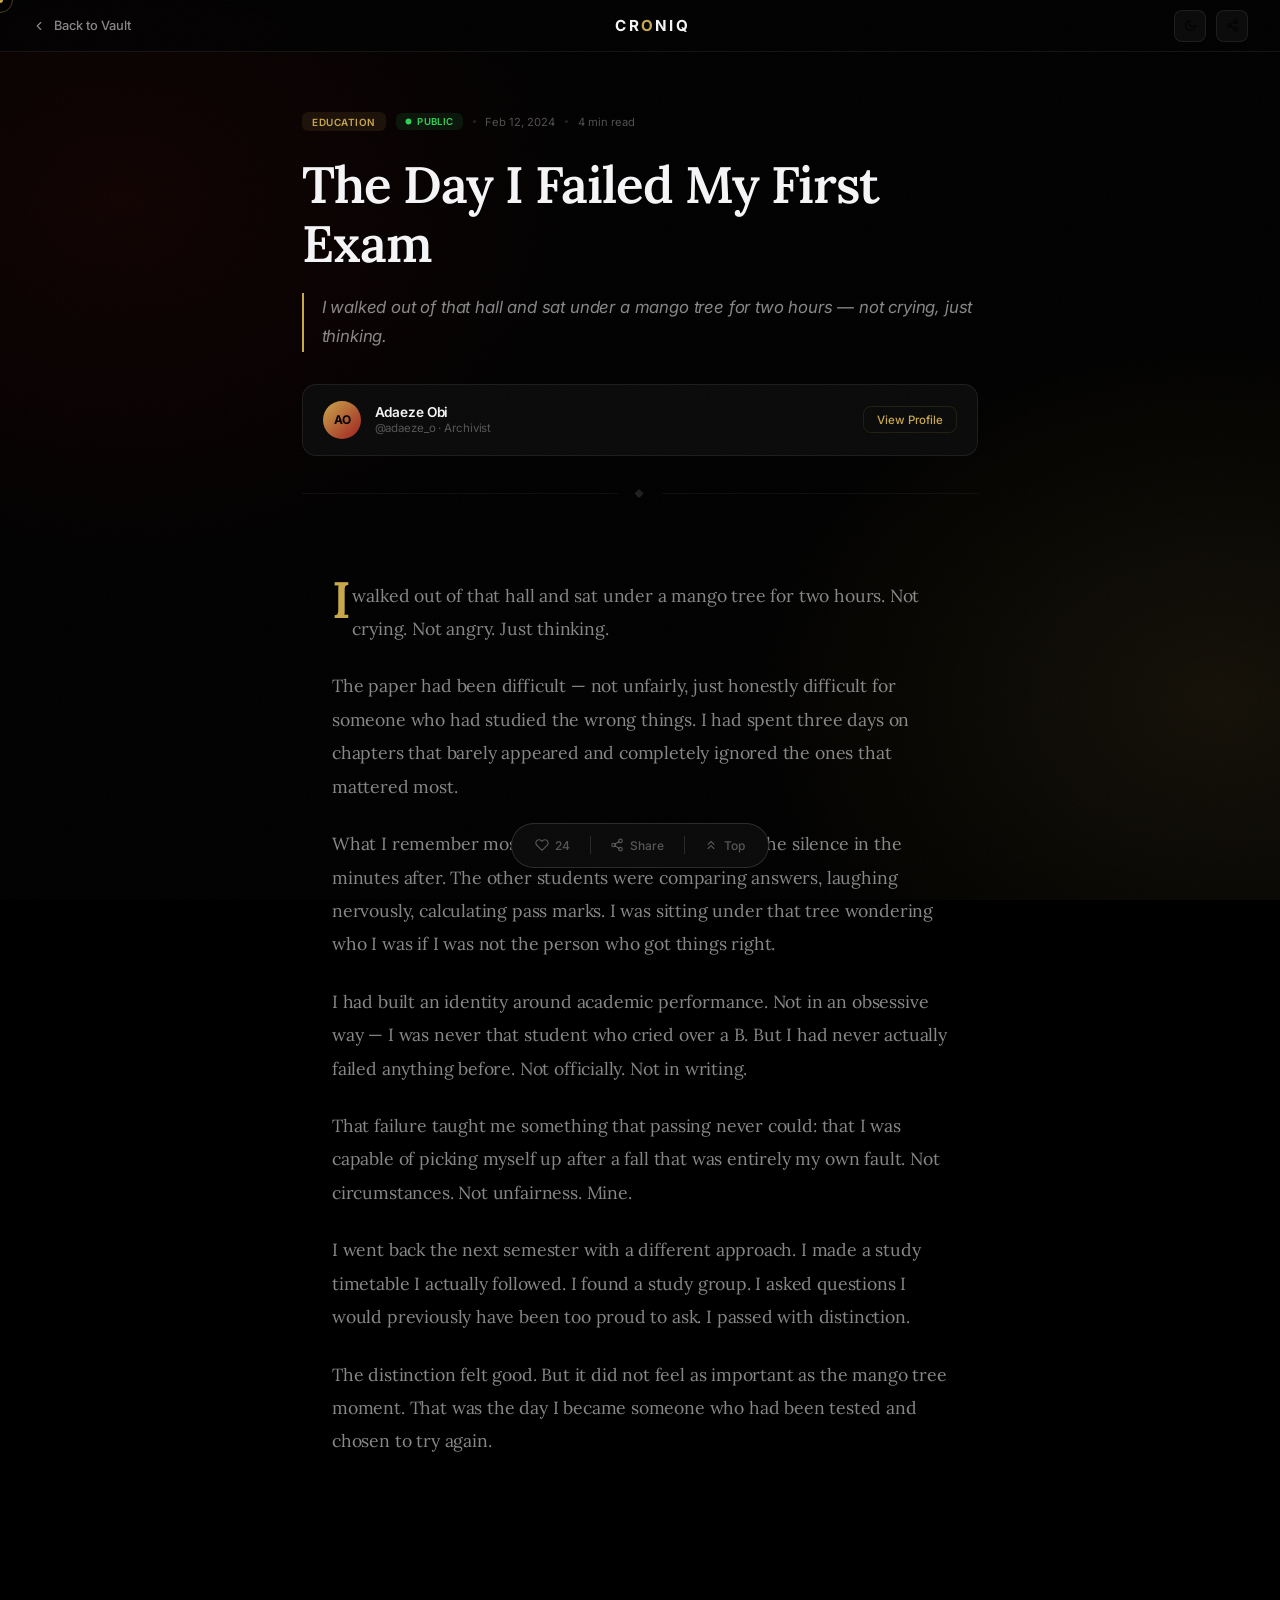
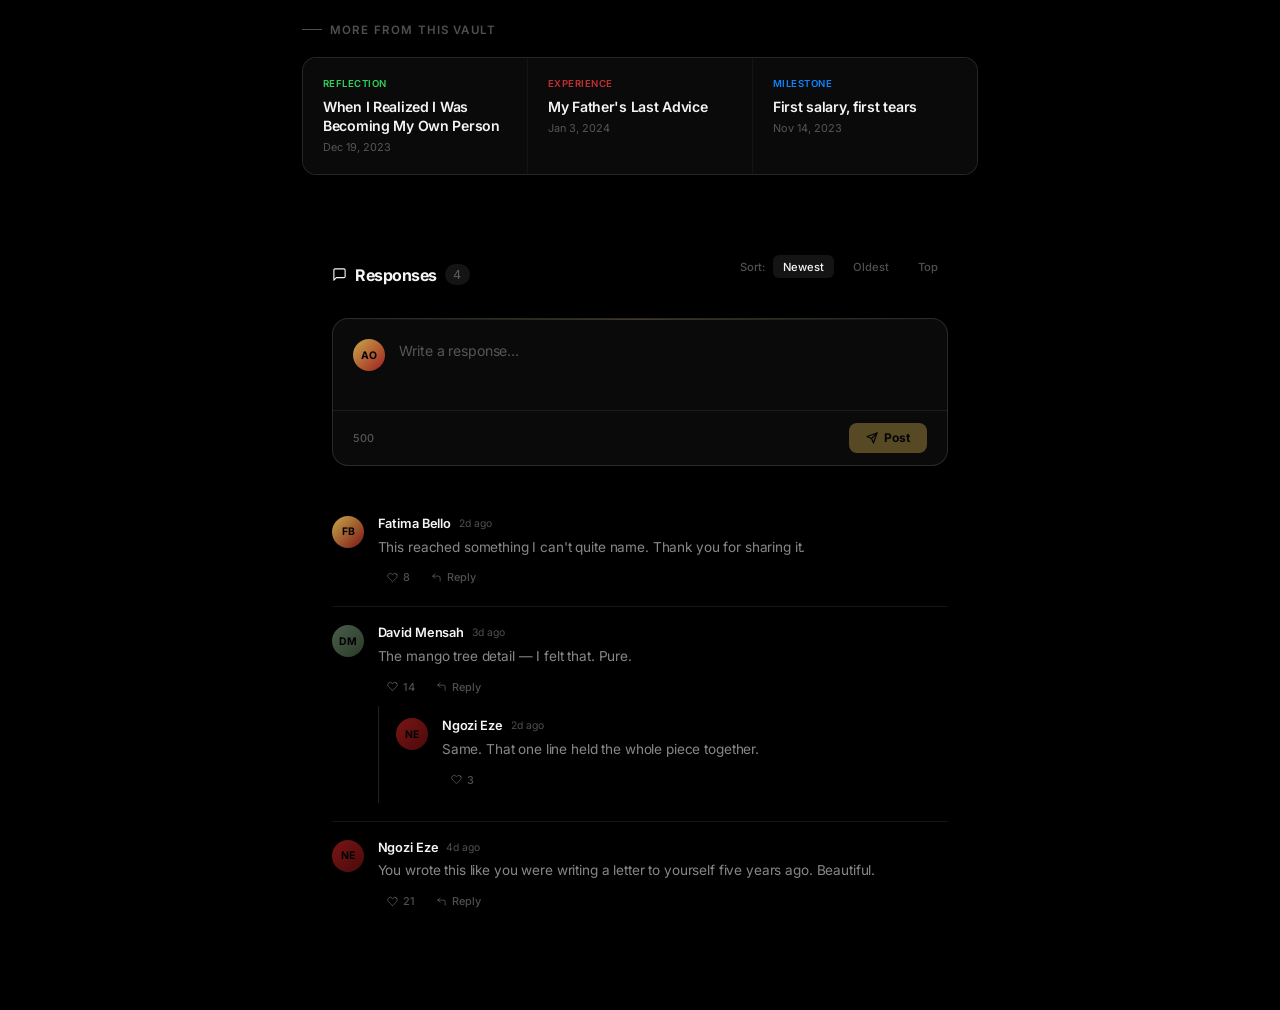
<file: story.html>
<!DOCTYPE html>
<html lang="en" data-theme="dark">
<head>
  <meta charset="UTF-8"/>
  <meta name="viewport" content="width=device-width, initial-scale=1.0"/>
  <title>Story — CRONIQ</title>
  <link href="https://fonts.googleapis.com/css2?family=Inter:wght@300;400;500;600;700&family=Lora:ital,wght@0,400;0,600;1,400;1,600&display=swap" rel="stylesheet"/>
  <style>
    :root {
      --bg:#000; --bg2:#0a0a0a; --bg3:#111;
      --surface:rgba(255,255,255,0.04); --surface2:rgba(255,255,255,0.08);
      --border:rgba(255,255,255,0.08); --border2:rgba(255,255,255,0.13);
      --gold:#C9A84C; --gold2:#E2BA5A; --gold-dim:rgba(201,168,76,0.12);
      --red:#7A1515; --red2:#A01E1E; --red-dim:rgba(122,21,21,0.15);
      --green:#30d158;
      --text:#F5F5F7; --text2:rgba(245,245,247,0.55); --text3:rgba(245,245,247,0.32);
      --glass:rgba(0,0,0,0.72);
      --font:-apple-system,BlinkMacSystemFont,'SF Pro Display','Inter',sans-serif;
      --serif:'Lora',Georgia,serif;
      --r:14px;
    }
    [data-theme="light"] {
      --bg:#f9f9fb; --bg2:#fff; --bg3:#f0f0f0;
      --surface:rgba(0,0,0,0.04); --surface2:rgba(0,0,0,0.07);
      --border:rgba(0,0,0,0.08); --border2:rgba(0,0,0,0.13);
      --text:#1d1d1f; --text2:rgba(29,29,31,0.58); --text3:rgba(29,29,31,0.32);
      --glass:rgba(249,249,251,0.85);
    }
    *,*::before,*::after{box-sizing:border-box;margin:0;padding:0;}
    html{scroll-behavior:smooth;}
    body{font-family:var(--font);background:var(--bg);color:var(--text);min-height:100vh;-webkit-font-smoothing:antialiased;cursor:none;transition:background .3s,color .3s;}

    /* CURSOR */
    #cur{position:fixed;width:6px;height:6px;background:var(--gold);border-radius:50%;pointer-events:none;z-index:99999;transform:translate(-50%,-50%);transition:width .2s,height .2s;}
    #cur-ring{position:fixed;width:26px;height:26px;border:1px solid rgba(201,168,76,.35);border-radius:50%;pointer-events:none;z-index:99998;transform:translate(-50%,-50%);transition:width .25s,height .25s;}
    body:has(a:hover) #cur,body:has(button:hover) #cur{width:11px;height:11px;}
    body:has(a:hover) #cur-ring,body:has(button:hover) #cur-ring{width:36px;height:36px;border-color:var(--gold);}
    #grain{position:fixed;inset:0;pointer-events:none;z-index:9001;opacity:.028;background-image:url("data:image/svg+xml,%3Csvg xmlns='http://www.w3.org/2000/svg' width='200' height='200'%3E%3Cfilter id='n'%3E%3CfeTurbulence type='fractalNoise' baseFrequency='0.9' numOctaves='4' stitchTiles='stitch'/%3E%3C/filter%3E%3Crect width='200' height='200' filter='url(%23n)'/%3E%3C/svg%3E");}

    /* BG orbs */
    #bg-svg{position:fixed;inset:0;width:100%;height:100%;pointer-events:none;z-index:0;}
    .orb{animation:oP 12s ease-in-out infinite;}
    .orb2{animation:oP 16s ease-in-out infinite reverse;}
    @keyframes oP{0%,100%{opacity:.5;transform:scale(1);}50%{opacity:.9;transform:scale(1.06);}}

    /* READ PROGRESS BAR */
    #progress-bar{position:fixed;top:0;left:0;height:2px;background:linear-gradient(90deg,var(--red2),var(--gold));z-index:1000;width:0%;transition:width .1s linear;}

    /* NAV */
    nav{position:fixed;top:0;left:0;right:0;z-index:500;height:52px;padding:0 2rem;display:flex;align-items:center;justify-content:space-between;background:var(--glass);backdrop-filter:saturate(180%) blur(20px);-webkit-backdrop-filter:saturate(180%) blur(20px);border-bottom:.5px solid var(--border);animation:navIn .7s ease both;}
    @keyframes navIn{from{transform:translateY(-52px);opacity:0;}to{transform:translateY(0);opacity:1;}}
    .nav-back{display:flex;align-items:center;gap:.5rem;font-size:.8rem;font-weight:500;color:var(--text2);text-decoration:none;cursor:none;transition:color .2s;}
    .nav-back:hover{color:var(--text);}
    .nav-logo{font-size:.95rem;font-weight:700;letter-spacing:.15em;color:var(--text);text-decoration:none;}
    .nav-logo em{color:var(--gold);font-style:normal;}
    .nav-right{display:flex;align-items:center;gap:.6rem;}
    .nav-icon-btn{width:32px;height:32px;border-radius:8px;background:var(--surface);border:.5px solid var(--border);display:flex;align-items:center;justify-content:center;cursor:none;transition:background .2s;}
    .nav-icon-btn:hover{background:var(--surface2);}

    /* HERO */
    #story-hero{position:relative;z-index:10;padding:7rem 2rem 3rem;max-width:740px;margin:0 auto;animation:fadeUp .8s .1s ease both;}
    @keyframes fadeUp{from{opacity:0;transform:translateY(20px);}to{opacity:1;transform:translateY(0);}}

    .story-meta-row{display:flex;align-items:center;gap:.6rem;flex-wrap:wrap;margin-bottom:1.5rem;}
    .cat-pill{font-size:.62rem;font-weight:600;letter-spacing:.05em;text-transform:uppercase;padding:.22rem .65rem;border-radius:6px;}
    .vis-pill{font-size:.6rem;font-weight:600;letter-spacing:.04em;text-transform:uppercase;padding:.2rem .6rem;border-radius:6px;display:flex;align-items:center;gap:.3rem;}
    .vis-public{background:rgba(48,209,88,.1);color:#30d158;}
    .vis-private{background:var(--surface2);color:var(--text3);}
    .vis-request{background:var(--gold-dim);color:var(--gold);}
    .meta-dot{width:3px;height:3px;border-radius:50%;background:var(--border2);}

    .story-title{font-family:var(--serif);font-size:clamp(2rem,5vw,3.2rem);font-weight:600;letter-spacing:-.02em;color:var(--text);line-height:1.15;margin-bottom:1.25rem;}
    .story-excerpt{font-size:1.05rem;font-weight:400;color:var(--text2);line-height:1.75;font-style:italic;letter-spacing:-.01em;border-left:2px solid var(--gold);padding-left:1.1rem;margin-bottom:2rem;}

    /* Author row */
    .author-row{display:flex;align-items:center;gap:.85rem;padding:1rem 1.25rem;background:var(--bg2);border:.5px solid var(--border);border-radius:var(--r);margin-bottom:2rem;}
    .author-av{width:38px;height:38px;border-radius:50%;background:linear-gradient(135deg,var(--gold),var(--red2));display:flex;align-items:center;justify-content:center;font-size:.75rem;font-weight:700;color:#000;flex-shrink:0;}
    .author-name{font-size:.85rem;font-weight:600;color:var(--text);letter-spacing:-.01em;}
    .author-sub{font-size:.72rem;color:var(--text3);letter-spacing:-.01em;margin-top:.1rem;}
    .author-row-right{margin-left:auto;display:flex;align-items:center;gap:.5rem;}

    /* DIVIDER */
    .story-divider{display:flex;align-items:center;gap:1rem;margin:2rem 0;opacity:.4;}
    .story-divider::before,.story-divider::after{content:'';flex:1;height:.5px;background:var(--border2);}
    .story-divider span{font-size:.6rem;letter-spacing:.25em;color:var(--text3);}

    /* STORY BODY */
    #story-body{position:relative;z-index:10;max-width:680px;margin:0 auto;padding:0 2rem 4rem;animation:fadeUp .8s .25s ease both;}
    .story-body-inner{font-family:var(--serif);font-size:1.1rem;font-weight:400;line-height:1.9;color:var(--text2);letter-spacing:-.01em;}
    .story-body-inner p{margin-bottom:1.5rem;}
    .story-body-inner p:first-child::first-letter{font-size:3.2rem;font-weight:600;color:var(--gold);line-height:.8;float:left;margin:0 .1rem -.1rem 0;font-family:var(--serif);}

    /* GATED BLUR */
    .gated-blur{position:relative;overflow:hidden;}
    .gated-blur-inner{filter:blur(8px);user-select:none;pointer-events:none;opacity:.5;}
    .gated-overlay{position:absolute;inset:0;display:flex;flex-direction:column;align-items:center;justify-content:center;gap:1rem;background:linear-gradient(to bottom,transparent 0%,var(--bg) 60%);}
    .gated-title{font-size:1rem;font-weight:600;color:var(--text);letter-spacing:-.02em;}
    .gated-sub{font-size:.8rem;color:var(--text3);letter-spacing:-.01em;text-align:center;max-width:280px;}
    .btn-req-access{background:var(--gold);color:#000;border:none;padding:.75rem 1.75rem;border-radius:100px;font-family:var(--font);font-size:.82rem;font-weight:600;cursor:none;transition:all .22s;}
    .btn-req-access:hover{background:var(--gold2);transform:scale(1.04);}

    /* ACTIONS BAR */
    #actions-bar{position:sticky;bottom:2rem;z-index:200;display:flex;justify-content:center;margin:0 2rem 2rem;animation:fadeUp .7s .5s ease both;}
    .actions-inner{display:flex;align-items:center;gap:.4rem;background:var(--bg2);border:.5px solid var(--border2);border-radius:100px;padding:.45rem .6rem;backdrop-filter:blur(20px);}
    .act-btn{display:flex;align-items:center;gap:.35rem;background:none;border:none;cursor:none;font-family:var(--font);font-size:.75rem;font-weight:500;color:var(--text3);padding:.42rem .85rem;border-radius:100px;transition:all .2s;}
    .act-btn:hover{background:var(--surface2);color:var(--text);}
    .act-btn.liked{color:var(--red2);}
    .act-btn.liked svg{fill:var(--red2);}
    .act-sep{width:.5px;height:18px;background:var(--border2);}

    /* RELATED */
    #related{position:relative;z-index:10;max-width:740px;margin:0 auto;padding:0 2rem 5rem;}
    .related-title{font-size:.72rem;font-weight:600;letter-spacing:.1em;text-transform:uppercase;color:var(--text3);margin-bottom:1.25rem;display:flex;align-items:center;gap:.5rem;}
    .related-title::before{content:'';width:20px;height:.5px;background:var(--text3);}
    .related-grid{display:grid;grid-template-columns:repeat(auto-fill,minmax(220px,1fr));gap:1px;background:var(--border);border:.5px solid var(--border);border-radius:var(--r);overflow:hidden;}
    .rel-card{background:var(--bg2);padding:1.25rem;cursor:none;transition:background .2s;}
    .rel-card:hover{background:var(--bg3);}
    .rel-cat{font-size:.6rem;font-weight:600;letter-spacing:.05em;text-transform:uppercase;color:var(--gold);margin-bottom:.5rem;}
    .rel-title{font-size:.88rem;font-weight:600;color:var(--text);letter-spacing:-.02em;line-height:1.35;margin-bottom:.35rem;}
    .rel-date{font-size:.68rem;color:var(--text3);}

    /* COMMENT section */
    #comments{position:relative;z-index:10;max-width:680px;margin:0 auto;padding:0 2rem 5rem;}

    .comments-header{display:flex;align-items:center;justify-content:space-between;margin-bottom:1.5rem;}
    .comments-title{font-size:1rem;font-weight:700;letter-spacing:-.03em;color:var(--text);display:flex;align-items:center;gap:.5rem;}
    .comment-count{font-size:.78rem;font-weight:400;color:var(--text3);background:var(--surface2);padding:.18rem .55rem;border-radius:100px;letter-spacing:-.01em;}

    /* COMPOSE BOX */
    .compose-box{background:var(--bg2);border:.5px solid var(--border2);border-radius:16px;overflow:hidden;margin-bottom:2rem;transition:border-color .2s;}
    .compose-box:focus-within{border-color:rgba(201,168,76,.4);}
    .compose-box::before{content:'';display:block;height:1px;background:linear-gradient(90deg,transparent,rgba(201,168,76,.3),transparent);}
    .compose-top{display:flex;align-items:flex-start;gap:.85rem;padding:1.1rem 1.25rem 0;}
    .compose-av{width:32px;height:32px;border-radius:50%;background:linear-gradient(135deg,var(--gold),var(--red2));display:flex;align-items:center;justify-content:center;font-size:.65rem;font-weight:700;color:#000;flex-shrink:0;margin-top:.1rem;}
    .compose-input{flex:1;background:none;border:none;outline:none;font-family:var(--font);font-size:.88rem;font-weight:400;color:var(--text);resize:none;min-height:72px;line-height:1.65;letter-spacing:-.01em;cursor:none;padding-top:.1rem;}
    .compose-input::placeholder{color:var(--text3);}
    .compose-bottom{display:flex;align-items:center;justify-content:space-between;padding:.75rem 1.25rem;border-top:.5px solid var(--border);}
    .char-counter{font-size:.68rem;font-weight:500;color:var(--text3);letter-spacing:-.01em;transition:color .2s;}
    .char-counter.warn{color:var(--gold);}
    .char-counter.over{color:var(--red2);}
    .compose-actions{display:flex;align-items:center;gap:.5rem;}
    .btn-cancel-reply{font-size:.72rem;font-weight:500;color:var(--text3);background:none;border:none;cursor:none;font-family:var(--font);padding:.38rem .75rem;border-radius:7px;transition:all .2s;display:none;}
    .btn-cancel-reply:hover{color:var(--text);background:var(--surface);}
    .btn-cancel-reply.show{display:inline-flex;}
    .btn-post{background:var(--gold);color:#000;border:none;padding:.48rem 1.1rem;border-radius:8px;font-family:var(--font);font-size:.75rem;font-weight:700;cursor:none;transition:all .22s;display:flex;align-items:center;gap:.35rem;letter-spacing:-.01em;}
    .btn-post:hover{background:var(--gold2);transform:scale(1.03);}
    .btn-post:disabled{opacity:.4;transform:none;cursor:not-allowed;}

    /* COMMENT ITEMS */
    .comment-item{display:flex;gap:.85rem;padding:1.1rem 0;border-bottom:.5px solid var(--border);animation:commentIn .35s ease both;}
    .comment-item:last-child{border-bottom:none;}
    @keyframes commentIn{from{opacity:0;transform:translateY(10px);}to{opacity:1;transform:translateY(0);}}
    .comment-av{width:32px;height:32px;border-radius:50%;display:flex;align-items:center;justify-content:center;font-size:.65rem;font-weight:700;color:#000;flex-shrink:0;}
    .comment-body{flex:1;min-width:0;}
    .comment-head{display:flex;align-items:center;gap:.5rem;margin-bottom:.3rem;flex-wrap:wrap;}
    .comment-name{font-size:.8rem;font-weight:600;color:var(--text);letter-spacing:-.01em;}
    .comment-you{font-size:.58rem;font-weight:700;letter-spacing:.05em;text-transform:uppercase;background:var(--gold-dim);color:var(--gold);padding:.1rem .4rem;border-radius:4px;}
    .comment-time{font-size:.65rem;color:var(--text3);}
    .comment-text{font-size:.85rem;color:var(--text2);line-height:1.65;letter-spacing:-.01em;word-break:break-word;}

    /* replying-to banner */
    .replying-to{font-size:.78rem;color:var(--text3);margin-bottom:.35rem;display:flex;align-items:center;gap:.35rem;}
    .replying-to svg{flex-shrink:0;}
    .replying-to strong{color:var(--gold);font-weight:600;}

    /* comment footer */
    .comment-footer{display:flex;align-items:center;gap:.1rem;margin-top:.5rem;}
    .c-act{display:flex;align-items:center;gap:.3rem;background:none;border:none;cursor:none;font-family:var(--font);font-size:.68rem;font-weight:500;color:var(--text3);padding:.28rem .6rem;border-radius:6px;transition:all .18s;}
    .c-act:hover{background:var(--surface2);color:var(--text);}
    .c-act.c-liked{color:var(--red2);}
    .c-act.c-liked svg{fill:var(--red2);}

    /* REPLIES */
    .replies-wrap{margin-top:.5rem;padding-left:1.1rem;border-left:1.5px solid var(--border2);}
    .replies-wrap .comment-item{padding:.75rem 0;}

    /* SORT */
    .sort-row{display:flex;align-items:center;gap:.5rem;margin-bottom:1rem;}
    .sort-lbl{font-size:.7rem;font-weight:500;color:var(--text3);letter-spacing:-.01em;}
    .sort-btn{font-size:.7rem;font-weight:500;color:var(--text3);background:none;border:none;cursor:none;font-family:var(--font);padding:.28rem .65rem;border-radius:6px;transition:all .18s;}
    .sort-btn:hover{background:var(--surface2);color:var(--text);}
    .sort-btn.active{background:var(--surface2);color:var(--text);}

    /* empty */
    .no-comments{text-align:center;padding:2.5rem 1rem;color:var(--text3);font-size:.82rem;letter-spacing:-.01em;}

    #toast{position:fixed;bottom:2rem;right:2rem;background:var(--bg2);border:.5px solid var(--border2);color:var(--text);padding:.8rem 1.25rem;font-size:.78rem;font-weight:500;border-radius:12px;border-left:2px solid var(--gold);z-index:9990;transform:translateY(80px);opacity:0;transition:all .4s cubic-bezier(.34,1.56,.64,1);letter-spacing:-.01em;}
    #toast.show{transform:translateY(0);opacity:1;}

    /* REQ MODAL */
    .modal-bg{position:fixed;inset:0;background:rgba(0,0,0,.7);backdrop-filter:blur(8px);z-index:800;display:flex;align-items:center;justify-content:center;padding:1rem;opacity:0;pointer-events:none;transition:opacity .25s;}
    .modal-bg.open{opacity:1;pointer-events:all;}
    .modal{background:var(--bg2);border:.5px solid var(--border2);border-radius:16px;width:100%;max-width:420px;overflow:hidden;transform:translateY(20px) scale(.98);transition:transform .3s;position:relative;}
    .modal::before{content:'';position:absolute;top:0;left:0;right:0;height:1px;background:linear-gradient(90deg,transparent,var(--gold),transparent);}
    .modal-bg.open .modal{transform:translateY(0) scale(1);}
    .modal-head{padding:1.25rem 1.5rem;border-bottom:.5px solid var(--border);display:flex;align-items:center;justify-content:space-between;}
    .modal-title{font-size:1rem;font-weight:700;letter-spacing:-.03em;color:var(--text);}
    .modal-close{width:26px;height:26px;border-radius:7px;background:var(--surface);border:.5px solid var(--border);display:flex;align-items:center;justify-content:center;cursor:none;transition:background .2s;}
    .modal-close:hover{background:var(--surface2);}
    .modal-body{padding:1.5rem;}
    .field{margin-bottom:1rem;}
    .field label{display:block;font-size:.68rem;font-weight:600;color:var(--text3);margin-bottom:.4rem;}
    .field textarea{width:100%;background:var(--surface);border:.5px solid var(--border2);border-radius:10px;padding:.78rem 1rem;font-family:var(--font);font-size:.88rem;font-weight:400;color:var(--text);outline:none;transition:all .2s;cursor:none;min-height:100px;resize:vertical;}
    .field textarea:focus{border-color:rgba(201,168,76,.45);box-shadow:0 0 0 3px rgba(201,168,76,.08);}
    .btn-send{width:100%;background:var(--gold);color:#000;border:none;padding:.85rem;border-radius:10px;font-family:var(--font);font-size:.85rem;font-weight:600;cursor:none;transition:all .22s;display:flex;align-items:center;justify-content:center;gap:.5rem;}
    .btn-send:hover{background:var(--gold2);transform:scale(1.02);}

    @media(max-width:640px){
      #story-hero,#story-body,#related,#comments{padding-left:1.25rem;padding-right:1.25rem;}
      .story-title{font-size:1.8rem;}
      .story-body-inner{font-size:1rem;}
    }
  </style>
</head>
<body>
<div id="cur"></div><div id="cur-ring"></div>
<div id="grain"></div>
<div id="toast"></div>
<div id="progress-bar"></div>

<!-- SVG BG -->
<svg id="bg-svg" viewBox="0 0 1440 900" preserveAspectRatio="xMidYMid slice" xmlns="http://www.w3.org/2000/svg">
  <defs>
    <radialGradient id="g1" cx="50%" cy="50%" r="50%"><stop offset="0%" stop-color="#C9A84C" stop-opacity="0.1"/><stop offset="100%" stop-color="#C9A84C" stop-opacity="0"/></radialGradient>
    <radialGradient id="g2" cx="50%" cy="50%" r="50%"><stop offset="0%" stop-color="#7A1515" stop-opacity="0.14"/><stop offset="100%" stop-color="#7A1515" stop-opacity="0"/></radialGradient>
  </defs>
  <ellipse class="orb"  cx="200"  cy="200"  rx="500" ry="400" fill="url(#g2)"/>
  <ellipse class="orb2" cx="1300" cy="700"  rx="500" ry="380" fill="url(#g1)"/>
  <path d="M52 38 L38 38 L38 52" stroke="rgba(201,168,76,0.35)" stroke-width="1.2" fill="none" stroke-linecap="round"/>
  <path d="M1388 38 L1402 38 L1402 52" stroke="rgba(201,168,76,0.35)" stroke-width="1.2" fill="none" stroke-linecap="round"/>
  <path d="M52 862 L38 862 L38 848" stroke="rgba(201,168,76,0.35)" stroke-width="1.2" fill="none" stroke-linecap="round"/>
  <path d="M1388 862 L1402 862 L1402 848" stroke="rgba(201,168,76,0.35)" stroke-width="1.2" fill="none" stroke-linecap="round"/>
</svg>

<!-- REQ MODAL -->
<div class="modal-bg" id="req-modal">
  <div class="modal">
    <div class="modal-head">
      <div class="modal-title">Request Access</div>
      <button class="modal-close" onclick="document.getElementById('req-modal').classList.remove('open')">
        <svg width="9" height="9" viewBox="0 0 12 12" fill="none" stroke="currentColor" stroke-width="2" stroke-linecap="round"><line x1="1" y1="1" x2="11" y2="11"/><line x1="11" y1="1" x2="1" y2="11"/></svg>
      </button>
    </div>
    <div class="modal-body">
      <p style="font-size:.85rem;color:var(--text2);margin-bottom:1.25rem;line-height:1.6;">This story is access-gated. Send a request to the author — they'll decide whether to grant you access.</p>
      <div class="field">
        <label>Why do you want to read this? (optional)</label>
        <textarea id="req-reason" placeholder="Share your reason…"></textarea>
      </div>
      <button class="btn-send" onclick="submitReq()">
        <svg width="14" height="14" viewBox="0 0 24 24" fill="none" stroke="currentColor" stroke-width="2.5" stroke-linecap="round" stroke-linejoin="round"><line x1="22" y1="2" x2="11" y2="13"/><polygon points="22 2 15 22 11 13 2 9 22 2"/></svg>
        Send Request
      </button>
    </div>
  </div>
</div>

<!-- NAV -->
<nav>
  <a href="app.html" class="nav-back">
    <svg width="14" height="14" viewBox="0 0 24 24" fill="none" stroke="currentColor" stroke-width="2" stroke-linecap="round" stroke-linejoin="round"><polyline points="15 18 9 12 15 6"/></svg>
    Back to Vault
  </a>
  <a href="index.html" class="nav-logo">CR<em>O</em>NIQ</a>
  <div class="nav-right">
    <button class="nav-icon-btn" onclick="toggleTheme()" id="theme-btn">
      <svg width="13" height="13" viewBox="0 0 24 24" fill="none" stroke="currentColor" stroke-width="2" stroke-linecap="round" id="t-icon"><path d="M21 12.79A9 9 0 1 1 11.21 3 7 7 0 0 0 21 12.79z"/></svg>
    </button>
    <button class="nav-icon-btn" onclick="shareStory()" title="Share">
      <svg width="13" height="13" viewBox="0 0 24 24" fill="none" stroke="currentColor" stroke-width="2" stroke-linecap="round" stroke-linejoin="round"><circle cx="18" cy="5" r="3"/><circle cx="6" cy="12" r="3"/><circle cx="18" cy="19" r="3"/><line x1="8.59" y1="13.51" x2="15.42" y2="17.49"/><line x1="15.41" y1="6.51" x2="8.59" y2="10.49"/></svg>
    </button>
  </div>
</nav>

<!-- STORY HERO -->
<section id="story-hero">
  <div class="story-meta-row" id="meta-row"></div>
  <h1 class="story-title" id="story-title">Loading…</h1>
  <div class="story-excerpt" id="story-excerpt"></div>
  <div class="author-row">
    <div class="author-av" id="auth-av">AO</div>
    <div>
      <div class="author-name" id="auth-name">Author</div>
      <div class="author-sub" id="auth-sub">Archivist · CRONIQ</div>
    </div>
    <div class="author-row-right">
      <a href="profile.html" style="font-size:.72rem;font-weight:500;color:var(--gold);text-decoration:none;cursor:none;padding:.35rem .8rem;border:.5px solid var(--gold-dim);border-radius:8px;transition:background .2s;" onmouseover="this.style.background='var(--gold-dim)'" onmouseout="this.style.background=''">View Profile</a>
    </div>
  </div>
  <div class="story-divider"><span>◆</span></div>
</section>

<!-- STORY BODY -->
<article id="story-body">
  <div id="story-content" class="story-body-inner"></div>
</article>

<!-- FLOATING ACTIONS -->
<div id="actions-bar">
  <div class="actions-inner">
    <button class="act-btn" id="like-btn" onclick="toggleLike()">
      <svg width="14" height="14" viewBox="0 0 24 24" fill="none" stroke="currentColor" stroke-width="2" stroke-linecap="round" stroke-linejoin="round"><path d="M20.84 4.61a5.5 5.5 0 0 0-7.78 0L12 5.67l-1.06-1.06a5.5 5.5 0 0 0-7.78 7.78l1.06 1.06L12 21.23l7.78-7.78 1.06-1.06a5.5 5.5 0 0 0 0-7.78z"/></svg>
      <span id="like-count">24</span>
    </button>
    <div class="act-sep"></div>
    <button class="act-btn" onclick="shareStory()">
      <svg width="14" height="14" viewBox="0 0 24 24" fill="none" stroke="currentColor" stroke-width="2" stroke-linecap="round" stroke-linejoin="round"><circle cx="18" cy="5" r="3"/><circle cx="6" cy="12" r="3"/><circle cx="18" cy="19" r="3"/><line x1="8.59" y1="13.51" x2="15.42" y2="17.49"/><line x1="15.41" y1="6.51" x2="8.59" y2="10.49"/></svg>
      Share
    </button>
    <div class="act-sep"></div>
    <button class="act-btn" onclick="window.scrollTo({top:0,behavior:'smooth'})">
      <svg width="14" height="14" viewBox="0 0 24 24" fill="none" stroke="currentColor" stroke-width="2" stroke-linecap="round" stroke-linejoin="round"><polyline points="17 11 12 6 7 11"/><polyline points="17 18 12 13 7 18"/></svg>
      Top
    </button>
  </div>
</div>

<!-- RELATED -->
<section id="related">
  <div class="related-title">More from this vault</div>
  <div class="related-grid" id="related-grid"></div>
</section>

<!-- COMMENTS -->
<section id="comments">

  <div class="comments-header">
    <div class="comments-title">
      <svg width="15" height="15" viewBox="0 0 24 24" fill="none" stroke="currentColor" stroke-width="1.8" stroke-linecap="round" stroke-linejoin="round"><path d="M21 15a2 2 0 0 1-2 2H7l-4 4V5a2 2 0 0 1 2-2h14a2 2 0 0 1 2 2z"/></svg>
      Responses
      <span class="comment-count" id="comment-count">3</span>
    </div>
    <div class="sort-row">
      <span class="sort-lbl">Sort:</span>
      <button class="sort-btn active" onclick="sortComments('newest',this)">Newest</button>
      <button class="sort-btn" onclick="sortComments('oldest',this)">Oldest</button>
      <button class="sort-btn" onclick="sortComments('top',this)">Top</button>
    </div>
  </div>

  <!-- COMPOSE -->
  <div class="compose-box" id="compose-box">
    <div class="compose-top">
      <div class="compose-av" id="compose-av">AO</div>
      <textarea class="compose-input" id="compose-input" placeholder="Write a response…" maxlength="500" oninput="onCompose(this)" rows="3"></textarea>
    </div>
    <div class="compose-bottom">
      <span class="char-counter" id="char-count">500</span>
      <div class="compose-actions">
        <button class="btn-cancel-reply" id="cancel-reply" onclick="cancelReply()">Cancel</button>
        <button class="btn-post" id="post-btn" onclick="postComment()" disabled>
          <svg width="12" height="12" viewBox="0 0 24 24" fill="none" stroke="currentColor" stroke-width="2.5" stroke-linecap="round" stroke-linejoin="round"><line x1="22" y1="2" x2="11" y2="13"/><polygon points="22 2 15 22 11 13 2 9 22 2"/></svg>
          Post
        </button>
      </div>
    </div>
  </div>

  <!-- LIST -->
  <div id="comments-list"></div>

</section>

<script>
  /* CURSOR */
  const cur=document.getElementById('cur'),ring=document.getElementById('cur-ring');
  let mx=0,my=0,rx=0,ry=0;
  document.addEventListener('mousemove',e=>{mx=e.clientX;my=e.clientY;cur.style.left=mx+'px';cur.style.top=my+'px';});
  (function loop(){rx+=(mx-rx)*.13;ry+=(my-ry)*.13;ring.style.left=rx+'px';ring.style.top=ry+'px';requestAnimationFrame(loop);})();

  /* PROGRESS */
  window.addEventListener('scroll',()=>{
    const b=document.body,d=document.documentElement;
    const total=Math.max(b.scrollHeight,d.scrollHeight)-d.clientHeight;
    const pct=(window.scrollY/total)*100;
    document.getElementById('progress-bar').style.width=pct+'%';
  });

  /* DEMO STORY DATA */
  const CAT_COLORS = {
    Experience:{bg:'rgba(192,48,48,.1)',color:'#C03030'},
    Education:{bg:'rgba(201,168,76,.1)',color:'#C9A84C'},
    Reflection:{bg:'rgba(48,209,88,.1)',color:'#30d158'},
    Secret:{bg:'rgba(255,255,255,.07)',color:'rgba(245,245,247,.5)'},
    Milestone:{bg:'rgba(10,132,255,.1)',color:'#0a84ff'},
    Lesson:{bg:'rgba(255,149,0,.1)',color:'#ff9500'}
  };

  const STORY = {
    id:1, title:'The Day I Failed My First Exam',
    category:'Education', visibility:'public', likes:24, liked:false,
    date:'Feb 12, 2024', readTime:'4 min read',
    excerpt:'I walked out of that hall and sat under a mango tree for two hours — not crying, just thinking.',
    author:{name:'Adaeze Obi',handle:'@adaeze_o',initials:'AO'},
    content:`<p>I walked out of that hall and sat under a mango tree for two hours. Not crying. Not angry. Just thinking.</p>
<p>The paper had been difficult — not unfairly, just honestly difficult for someone who had studied the wrong things. I had spent three days on chapters that barely appeared and completely ignored the ones that mattered most.</p>
<p>What I remember most clearly is not the grade. It is the silence in the minutes after. The other students were comparing answers, laughing nervously, calculating pass marks. I was sitting under that tree wondering who I was if I was not the person who got things right.</p>
<p>I had built an identity around academic performance. Not in an obsessive way — I was never that student who cried over a B. But I had never actually failed anything before. Not officially. Not in writing.</p>
<p>That failure taught me something that passing never could: that I was capable of picking myself up after a fall that was entirely my own fault. Not circumstances. Not unfairness. Mine.</p>
<p>I went back the next semester with a different approach. I made a study timetable I actually followed. I found a study group. I asked questions I would previously have been too proud to ask. I passed with distinction.</p>
<p>The distinction felt good. But it did not feel as important as the mango tree moment. That was the day I became someone who had been tested and chosen to try again.</p>`
  };

  /* RENDER */
  const cat = CAT_COLORS[STORY.category]||CAT_COLORS.Reflection;
  const visMap = {
    public:`<div class="vis-pill vis-public"><svg width="7" height="7" viewBox="0 0 24 24" fill="currentColor"><circle cx="12" cy="12" r="10"/></svg>Public</div>`,
    private:`<div class="vis-pill vis-private"><svg width="7" height="7" viewBox="0 0 24 24" fill="currentColor"><rect x="3" y="11" width="18" height="11" rx="2"/></svg>Private</div>`,
    request:`<div class="vis-pill vis-request"><svg width="7" height="7" viewBox="0 0 24 24" fill="currentColor"><rect x="3" y="11" width="18" height="11" rx="2"/></svg>Gated</div>`
  };

  document.getElementById('meta-row').innerHTML = `
    <div class="cat-pill" style="background:${cat.bg};color:${cat.color};">${STORY.category}</div>
    ${visMap[STORY.visibility]}
    <div class="meta-dot"></div>
    <span style="font-size:.7rem;color:var(--text3);">${STORY.date}</span>
    <div class="meta-dot"></div>
    <span style="font-size:.7rem;color:var(--text3);">${STORY.readTime}</span>`;

  document.getElementById('story-title').textContent = STORY.title;
  document.getElementById('story-excerpt').textContent = STORY.excerpt;
  document.getElementById('auth-av').textContent   = STORY.author.initials;
  document.getElementById('auth-name').textContent = STORY.author.name;
  document.getElementById('auth-sub').textContent  = STORY.author.handle + ' · Archivist';
  document.getElementById('like-count').textContent = STORY.likes;
  document.title = STORY.title + ' — CRONIQ';

  // Content
  if (STORY.visibility === 'request') {
    document.getElementById('story-content').innerHTML = `
      <div class="gated-blur">
        <div class="gated-blur-inner">${STORY.content}</div>
        <div class="gated-overlay">
          <svg width="28" height="28" viewBox="0 0 24 24" fill="none" stroke="var(--gold)" stroke-width="1.5" stroke-linecap="round"><rect x="3" y="11" width="18" height="11" rx="2"/><path d="M7 11V7a5 5 0 0 1 9.9-1"/></svg>
          <div class="gated-title">This story is access-gated</div>
          <div class="gated-sub">Send the author a request and wait for their approval to read this story.</div>
          <button class="btn-req-access" onclick="document.getElementById('req-modal').classList.add('open')">Request Access</button>
        </div>
      </div>`;
  } else {
    document.getElementById('story-content').innerHTML = STORY.content;
  }

  // Related
  const related = [
    {cat:'Reflection',title:"When I Realized I Was Becoming My Own Person",date:'Dec 19, 2023'},
    {cat:'Experience',title:"My Father's Last Advice",date:'Jan 3, 2024'},
    {cat:'Milestone',title:'First salary, first tears',date:'Nov 14, 2023'},
  ];
  document.getElementById('related-grid').innerHTML = related.map(r=>{
    const rc=CAT_COLORS[r.cat]||CAT_COLORS.Reflection;
    return `<div class="rel-card" onclick="toast('Opening story…')">
      <div class="rel-cat" style="color:${rc.color};">${r.cat}</div>
      <div class="rel-title">${r.title}</div>
      <div class="rel-date">${r.date}</div>
    </div>`;
  }).join('');

  /* LIKE */
  function toggleLike(){
    STORY.liked=!STORY.liked;
    STORY.likes+=STORY.liked?1:-1;
    const btn=document.getElementById('like-btn');
    btn.classList.toggle('liked',STORY.liked);
    btn.querySelector('svg').setAttribute('fill',STORY.liked?'currentColor':'none');
    document.getElementById('like-count').textContent=STORY.likes;
  }
  window.toggleLike=toggleLike;

  /* SHARE */
  function shareStory(){
    if(navigator.share){navigator.share({title:STORY.title,url:window.location.href});}
    else{navigator.clipboard.writeText(window.location.href).then(()=>toast('Link copied to clipboard'));}
  }
  window.shareStory=shareStory;

  /* REQ */
  function submitReq(){document.getElementById('req-modal').classList.remove('open');toast('Request sent. Waiting for approval.');}
  window.submitReq=submitReq;
  document.getElementById('req-modal').addEventListener('click',e=>{if(e.target===document.getElementById('req-modal'))e.target.classList.remove('open');});

  /* THEME */
  let dark=true;
  const moonSVG=`<path d="M21 12.79A9 9 0 1 1 11.21 3 7 7 0 0 0 21 12.79z"/>`;
  const sunSVG=`<circle cx="12" cy="12" r="5"/><line x1="12" y1="1" x2="12" y2="3"/><line x1="12" y1="21" x2="12" y2="23"/>`;
  function toggleTheme(){dark=!dark;document.documentElement.setAttribute('data-theme',dark?'dark':'light');document.getElementById('t-icon').innerHTML=dark?moonSVG:sunSVG;}
  window.toggleTheme=toggleTheme;

  /* TOAST */
  function toast(msg){const el=document.getElementById('toast');el.textContent=msg;el.classList.add('show');clearTimeout(el._t);el._t=setTimeout(()=>el.classList.remove('show'),3000);}

  /* ══ COMMENTS ENGINE ══ */

  const ME = { name:'You', initials:'AO', gradient:'linear-gradient(135deg,var(--gold),var(--red2))' };

  const AV_COLORS = [
    'linear-gradient(135deg,#C9A84C,#7A1515)',
    'linear-gradient(135deg,#4a5e4a,#2a3a2a)',
    'linear-gradient(135deg,#7A1515,#4a0a0a)',
    'linear-gradient(135deg,#2a3a8a,#1a2a5a)',
    'linear-gradient(135deg,#8a6a1a,#5a4a0a)',
  ];

  let COMMENTS = [
    { id:1, name:'Fatima Bello', initials:'FB', av:AV_COLORS[0], text:"This reached something I can't quite name. Thank you for sharing it.", ts: Date.now() - 172800000, likes:8, liked:false, replies:[] },
    { id:2, name:'David Mensah', initials:'DM', av:AV_COLORS[1], text:'The mango tree detail — I felt that. Pure.', ts: Date.now() - 259200000, likes:14, liked:false, replies:[
      { id:21, name:'Ngozi Eze', initials:'NE', av:AV_COLORS[2], text:'Same. That one line held the whole piece together.', ts: Date.now() - 240000000, likes:3, liked:false }
    ]},
    { id:3, name:'Ngozi Eze', initials:'NE', av:AV_COLORS[2], text:'You wrote this like you were writing a letter to yourself five years ago. Beautiful.', ts: Date.now() - 345600000, likes:21, liked:false, replies:[] },
  ];

  let nextId = 100;
  let replyingTo = null; // { commentId, name }
  let sortMode = 'newest';

  function timeAgo(ts) {
    const diff = Date.now() - ts;
    const s = Math.floor(diff/1000);
    if (s < 60)  return 'just now';
    const m = Math.floor(s/60);
    if (m < 60)  return m+'m ago';
    const h = Math.floor(m/60);
    if (h < 24)  return h+'h ago';
    const d = Math.floor(h/24);
    return d === 1 ? 'yesterday' : d+'d ago';
  }

  function renderComments() {
    let list = [...COMMENTS];
    if (sortMode === 'oldest') list.sort((a,b) => a.ts - b.ts);
    else if (sortMode === 'newest') list.sort((a,b) => b.ts - a.ts);
    else if (sortMode === 'top') list.sort((a,b) => b.likes - a.likes);

    const totalCount = COMMENTS.reduce((acc, c) => acc + 1 + c.replies.length, 0);
    document.getElementById('comment-count').textContent = totalCount;

    const el = document.getElementById('comments-list');
    if (!list.length) {
      el.innerHTML = `<div class="no-comments">No responses yet. Be the first to write one.</div>`;
      return;
    }

    el.innerHTML = list.map(c => commentHTML(c, false)).join('');
  }

  function commentHTML(c, isReply) {
    const isMe = c.name === 'You';
    const repliesHTML = (!isReply && c.replies && c.replies.length)
      ? `<div class="replies-wrap">${c.replies.map(r => commentHTML(r, true)).join('')}</div>`
      : '';

    return `
    <div class="comment-item" id="ci-${c.id}">
      <div class="comment-av" style="background:${c.av};${isMe?'border:1.5px solid rgba(201,168,76,.4);':''}">
        ${isMe ? '<svg width="10" height="10" viewBox="0 0 24 24" fill="currentColor"><path d="M20 21v-2a4 4 0 0 0-4-4H8a4 4 0 0 0-4 4v2"/><circle cx="12" cy="7" r="4"/></svg>' : c.initials}
      </div>
      <div class="comment-body">
        <div class="comment-head">
          <span class="comment-name">${c.name}</span>
          ${isMe ? '<span class="comment-you">You</span>' : ''}
          <span class="comment-time">${timeAgo(c.ts)}</span>
        </div>
        ${c.replyTo ? `<div class="replying-to"><svg width="11" height="11" viewBox="0 0 24 24" fill="none" stroke="currentColor" stroke-width="2" stroke-linecap="round" stroke-linejoin="round"><polyline points="9 14 4 9 9 4"/><path d="M20 20v-7a4 4 0 0 0-4-4H4"/></svg>Replying to <strong>${c.replyTo}</strong></div>` : ''}
        <div class="comment-text">${escHtml(c.text)}</div>
        <div class="comment-footer">
          <button class="c-act ${c.liked?'c-liked':''}" onclick="likeComment(${c.id},${isReply?`'reply'`:`'top'`},${isReply?c.parentId:c.id})">
            <svg width="11" height="11" viewBox="0 0 24 24" fill="${c.liked?'currentColor':'none'}" stroke="currentColor" stroke-width="2" stroke-linecap="round" stroke-linejoin="round"><path d="M20.84 4.61a5.5 5.5 0 0 0-7.78 0L12 5.67l-1.06-1.06a5.5 5.5 0 0 0-7.78 7.78l1.06 1.06L12 21.23l7.78-7.78 1.06-1.06a5.5 5.5 0 0 0 0-7.78z"/></svg>
            ${c.likes}
          </button>
          ${!isReply ? `<button class="c-act" onclick="startReply(${c.id},'${escAttr(c.name)}')">
            <svg width="11" height="11" viewBox="0 0 24 24" fill="none" stroke="currentColor" stroke-width="2" stroke-linecap="round" stroke-linejoin="round"><polyline points="9 14 4 9 9 4"/><path d="M20 20v-7a4 4 0 0 0-4-4H4"/></svg>
            Reply
          </button>` : ''}
          ${isMe ? `<button class="c-act" onclick="deleteComment(${c.id},${isReply?`'reply',${c.parentId}`:`'top',${c.id}`})" style="margin-left:auto;">
            <svg width="10" height="10" viewBox="0 0 24 24" fill="none" stroke="currentColor" stroke-width="2" stroke-linecap="round" stroke-linejoin="round"><polyline points="3 6 5 6 21 6"/><path d="M19 6v14a2 2 0 0 1-2 2H7a2 2 0 0 1-2-2V6"/></svg>
            Delete
          </button>` : ''}
        </div>
        ${repliesHTML}
      </div>
    </div>`;
  }

  function escHtml(s){ return s.replace(/&/g,'&amp;').replace(/</g,'&lt;').replace(/>/g,'&gt;').replace(/"/g,'&quot;'); }
  function escAttr(s){ return s.replace(/'/g,"\\'"); }

  /* COMPOSE */
  function onCompose(ta) {
    const len = ta.value.length;
    const remaining = 500 - len;
    const cc = document.getElementById('char-count');
    cc.textContent = remaining;
    cc.className = 'char-counter' + (remaining < 50 ? ' warn' : '') + (remaining < 0 ? ' over' : '');
    document.getElementById('post-btn').disabled = len === 0 || len > 500;
  }
  window.onCompose = onCompose;

  /* REPLY */
  function startReply(id, name) {
    replyingTo = { commentId: id, name };
    const ta = document.getElementById('compose-input');
    ta.placeholder = `Replying to ${name}…`;
    ta.focus();
    document.getElementById('cancel-reply').classList.add('show');
    document.getElementById('compose-box').scrollIntoView({ behavior:'smooth', block:'center' });
    // Highlight compose
    document.getElementById('compose-box').style.borderColor = 'rgba(201,168,76,.5)';
  }
  window.startReply = startReply;

  function cancelReply() {
    replyingTo = null;
    document.getElementById('compose-input').placeholder = 'Write a response…';
    document.getElementById('cancel-reply').classList.remove('show');
    document.getElementById('compose-box').style.borderColor = '';
  }
  window.cancelReply = cancelReply;

  /* POST */
  function postComment() {
    const ta = document.getElementById('compose-input');
    const text = ta.value.trim();
    if (!text || text.length > 500) return;

    const btn = document.getElementById('post-btn');
    btn.disabled = true;
    btn.innerHTML = '<span style="display:inline-block;width:11px;height:11px;border:1.5px solid rgba(0,0,0,.2);border-top-color:#000;border-radius:50%;animation:doSpin .65s linear infinite;"></span>';

    setTimeout(() => {
      const newComment = {
        id: nextId++,
        name: ME.name,
        initials: ME.initials,
        av: ME.gradient,
        text,
        ts: Date.now(),
        likes: 0,
        liked: false,
        replies: [],
      };

      if (replyingTo) {
        // Add as reply
        const parent = COMMENTS.find(c => c.id === replyingTo.commentId);
        if (parent) {
          newComment.replyTo = replyingTo.name;
          newComment.parentId = parent.id;
          parent.replies.push(newComment);
        }
        cancelReply();
      } else {
        COMMENTS.unshift(newComment);
      }

      // Save to Supabase if available
      if (window._sb && window._user) {
        window._sb.from('comments').insert({
          story_id: STORY.id,
          user_id: window._user.id,
          content: text,
          parent_id: replyingTo ? replyingTo.commentId : null
        }).catch(()=>{});
      }

      ta.value = '';
      document.getElementById('char-count').textContent = '500';
      btn.disabled = true;
      btn.innerHTML = '<svg width="12" height="12" viewBox="0 0 24 24" fill="none" stroke="currentColor" stroke-width="2.5" stroke-linecap="round" stroke-linejoin="round"><line x1="22" y1="2" x2="11" y2="13"/><polygon points="22 2 15 22 11 13 2 9 22 2"/></svg> Post';

      renderComments();
      toast('Response posted.');
    }, 400);
  }
  window.postComment = postComment;

  /* LIKE COMMENT */
  function likeComment(id, type, topId) {
    let target;
    if (type === 'top') {
      target = COMMENTS.find(c => c.id === id);
    } else {
      const parent = COMMENTS.find(c => c.id === topId);
      target = parent?.replies.find(r => r.id === id);
    }
    if (!target) return;
    target.liked = !target.liked;
    target.likes += target.liked ? 1 : -1;
    renderComments();
  }
  window.likeComment = likeComment;

  /* DELETE COMMENT */
  function deleteComment(id, type, topId) {
    if (type === 'top') {
      COMMENTS = COMMENTS.filter(c => c.id !== id);
    } else {
      const parent = COMMENTS.find(c => c.id === topId);
      if (parent) parent.replies = parent.replies.filter(r => r.id !== id);
    }
    renderComments();
    toast('Response deleted.');
  }
  window.deleteComment = deleteComment;

  /* SORT */
  function sortComments(mode, btn) {
    sortMode = mode;
    document.querySelectorAll('.sort-btn').forEach(b => b.classList.remove('active'));
    btn.classList.add('active');
    renderComments();
  }
  window.sortComments = sortComments;

  /* INIT */
  renderComments();
</script>
</body>
</html>
</file>
